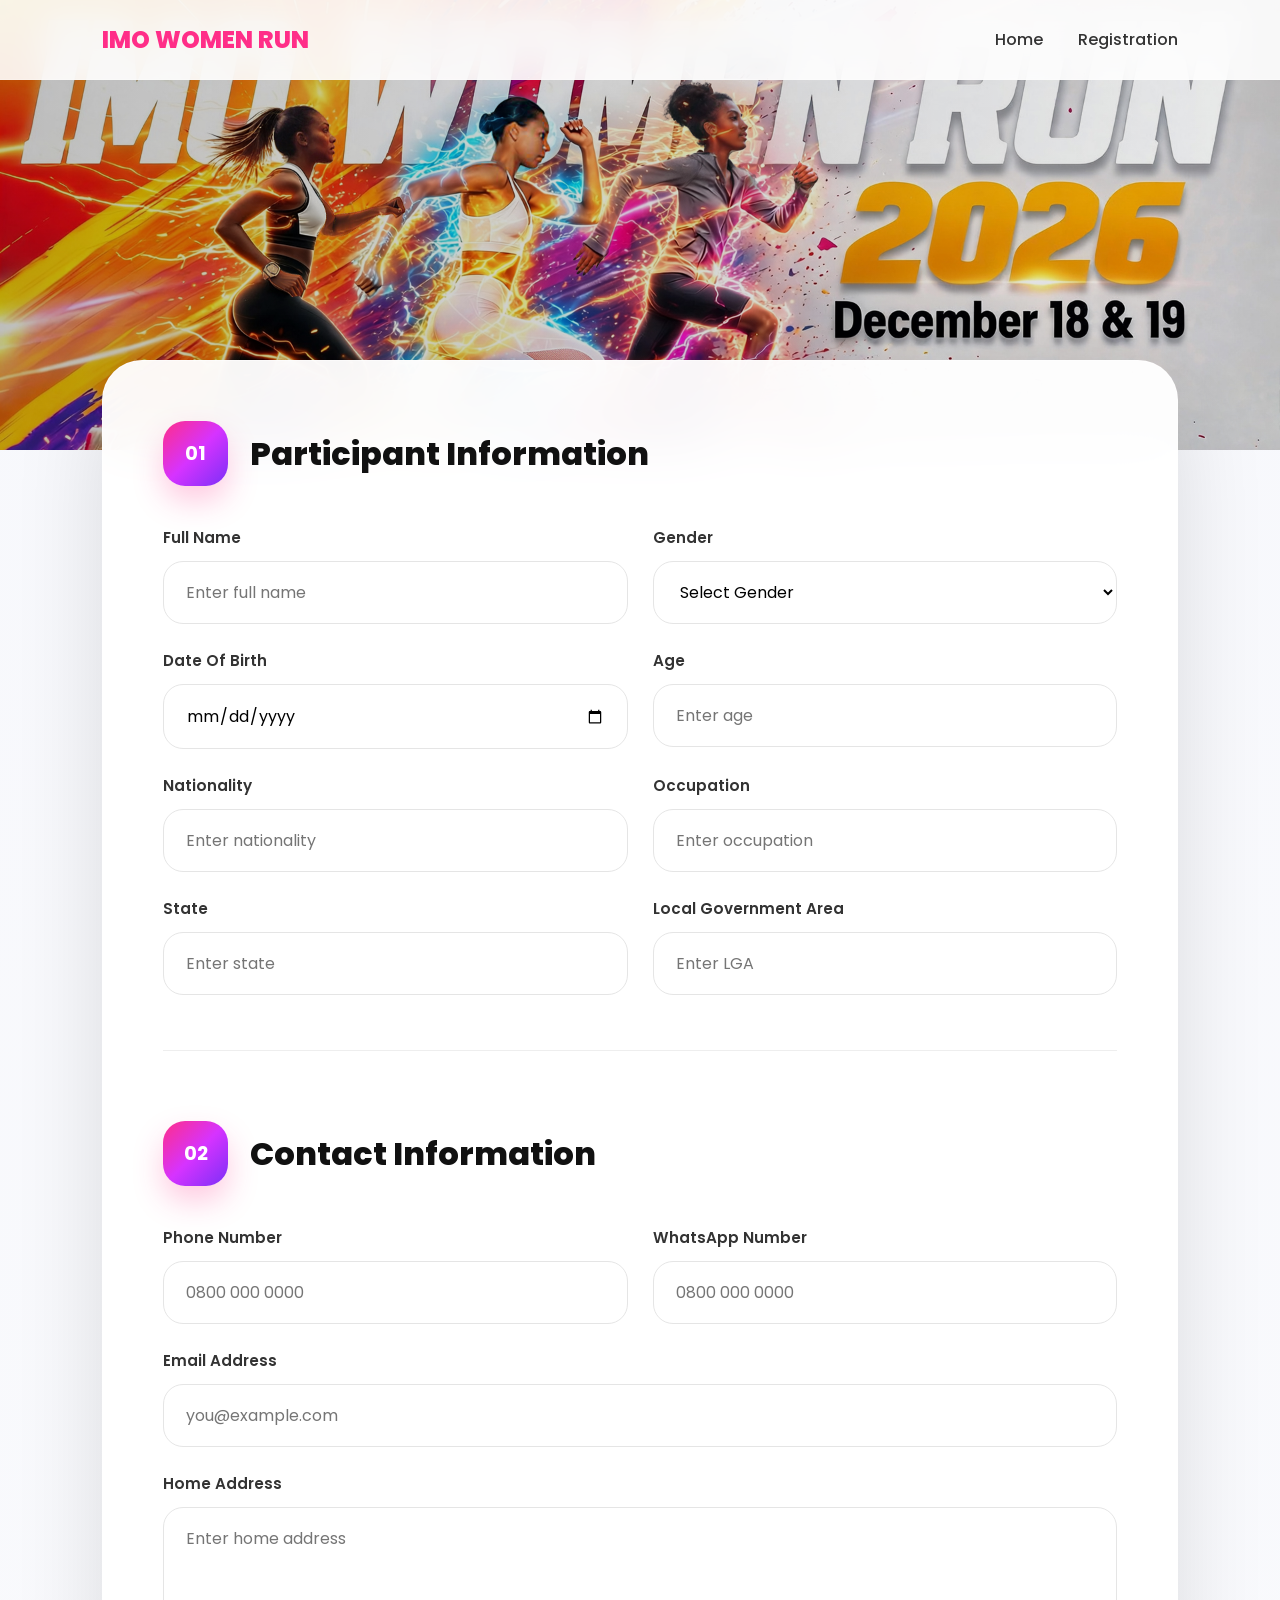
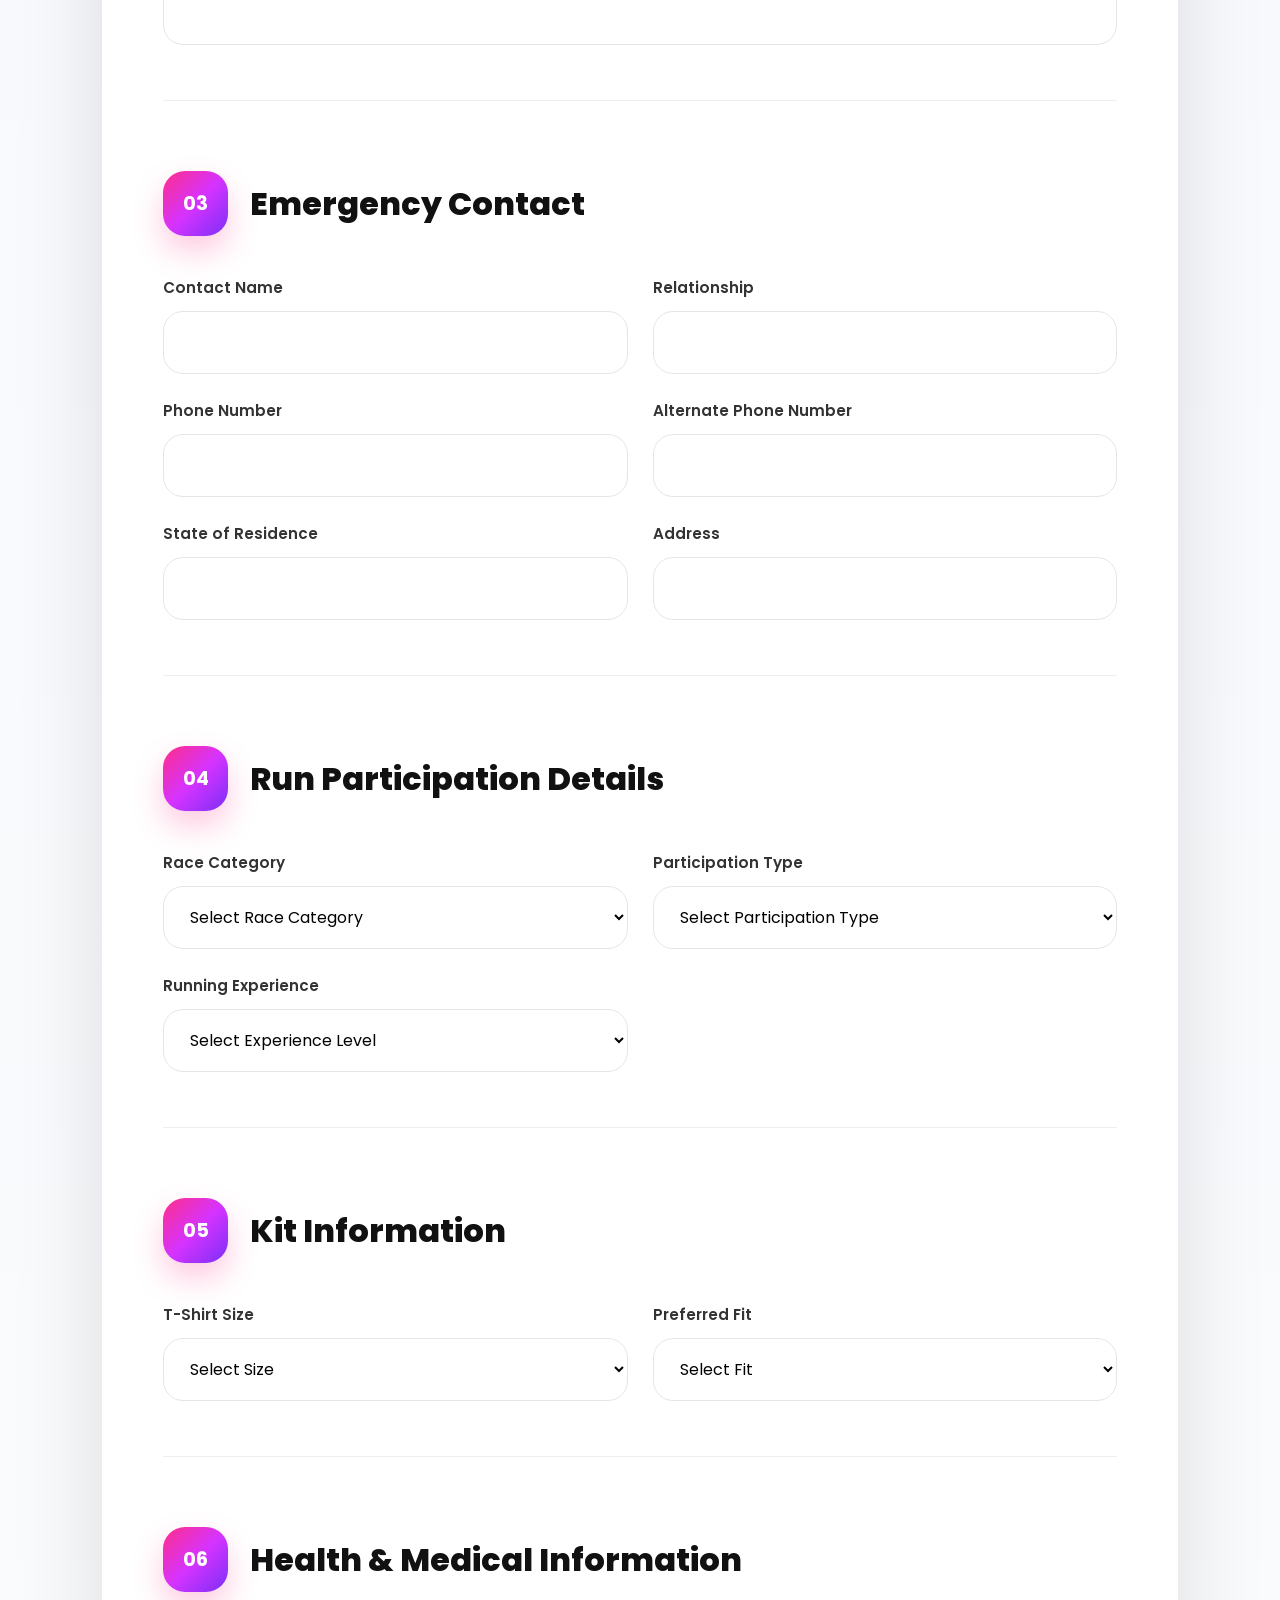
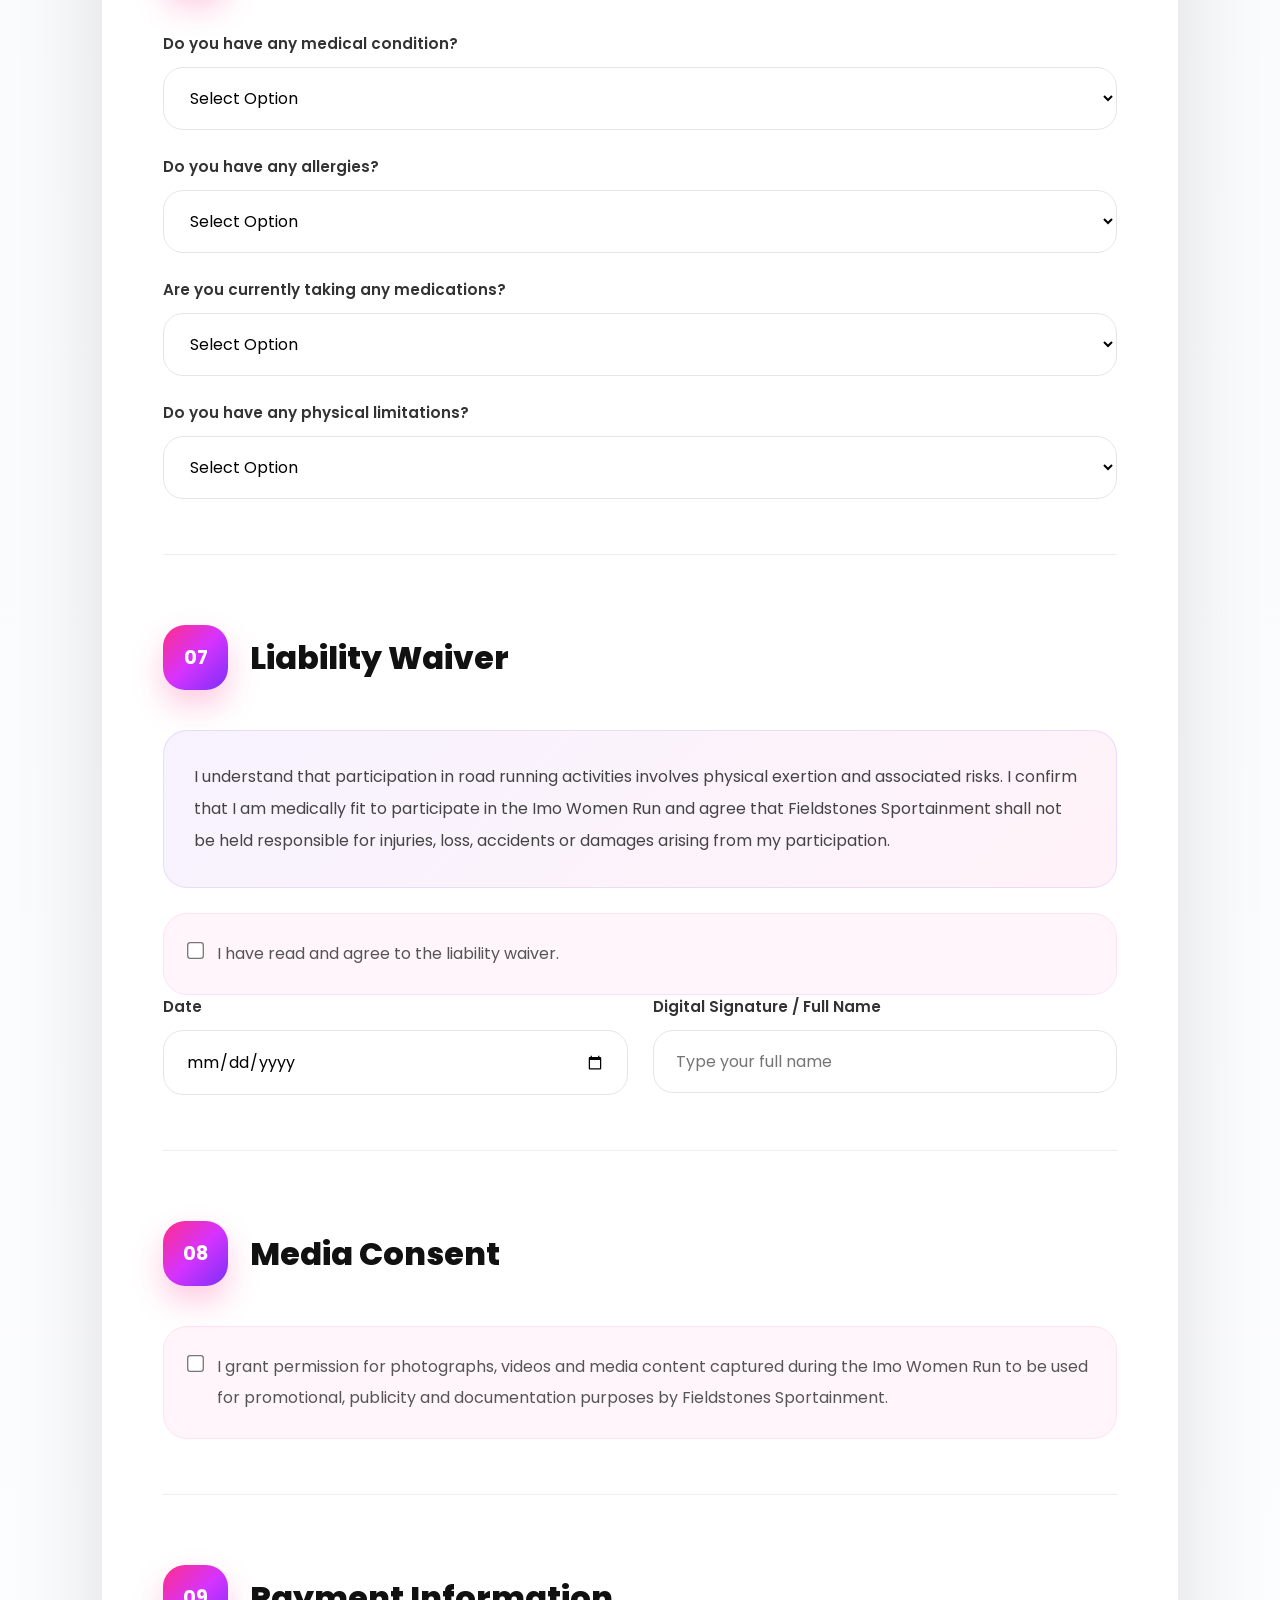
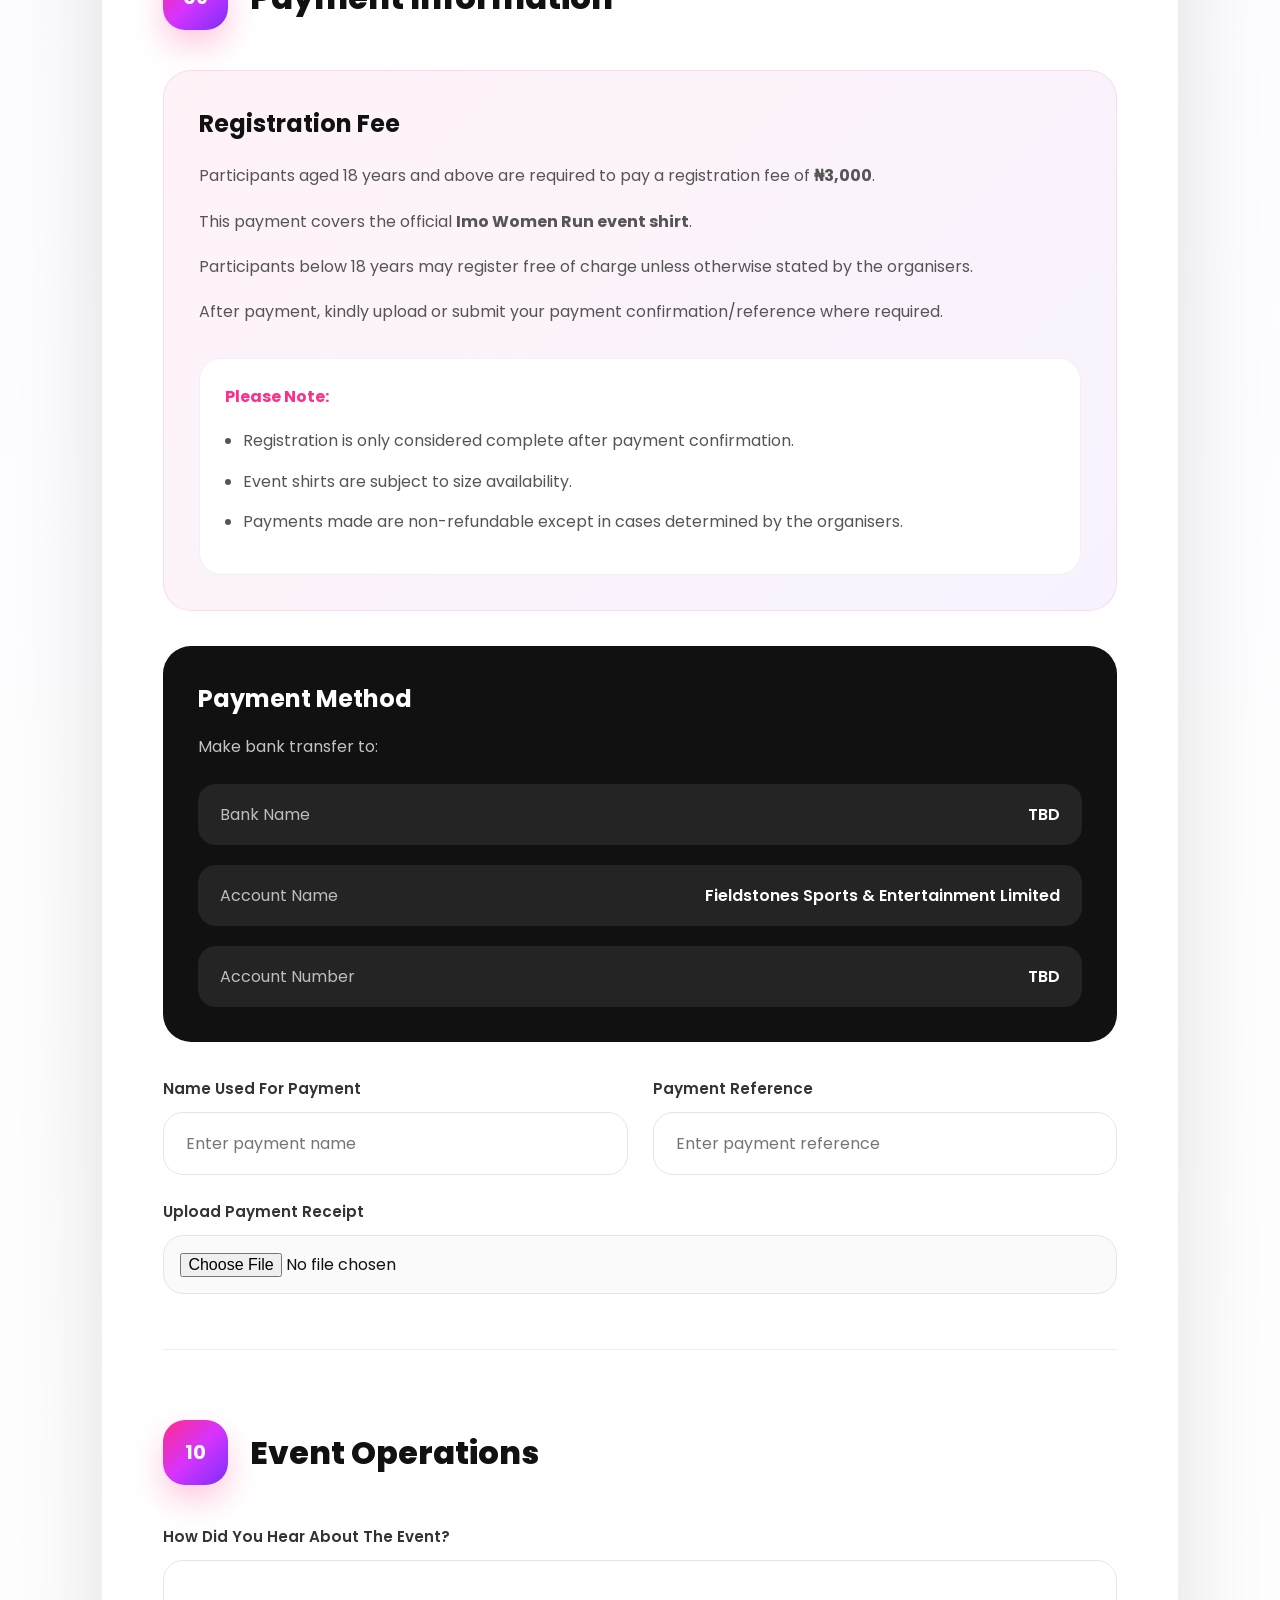
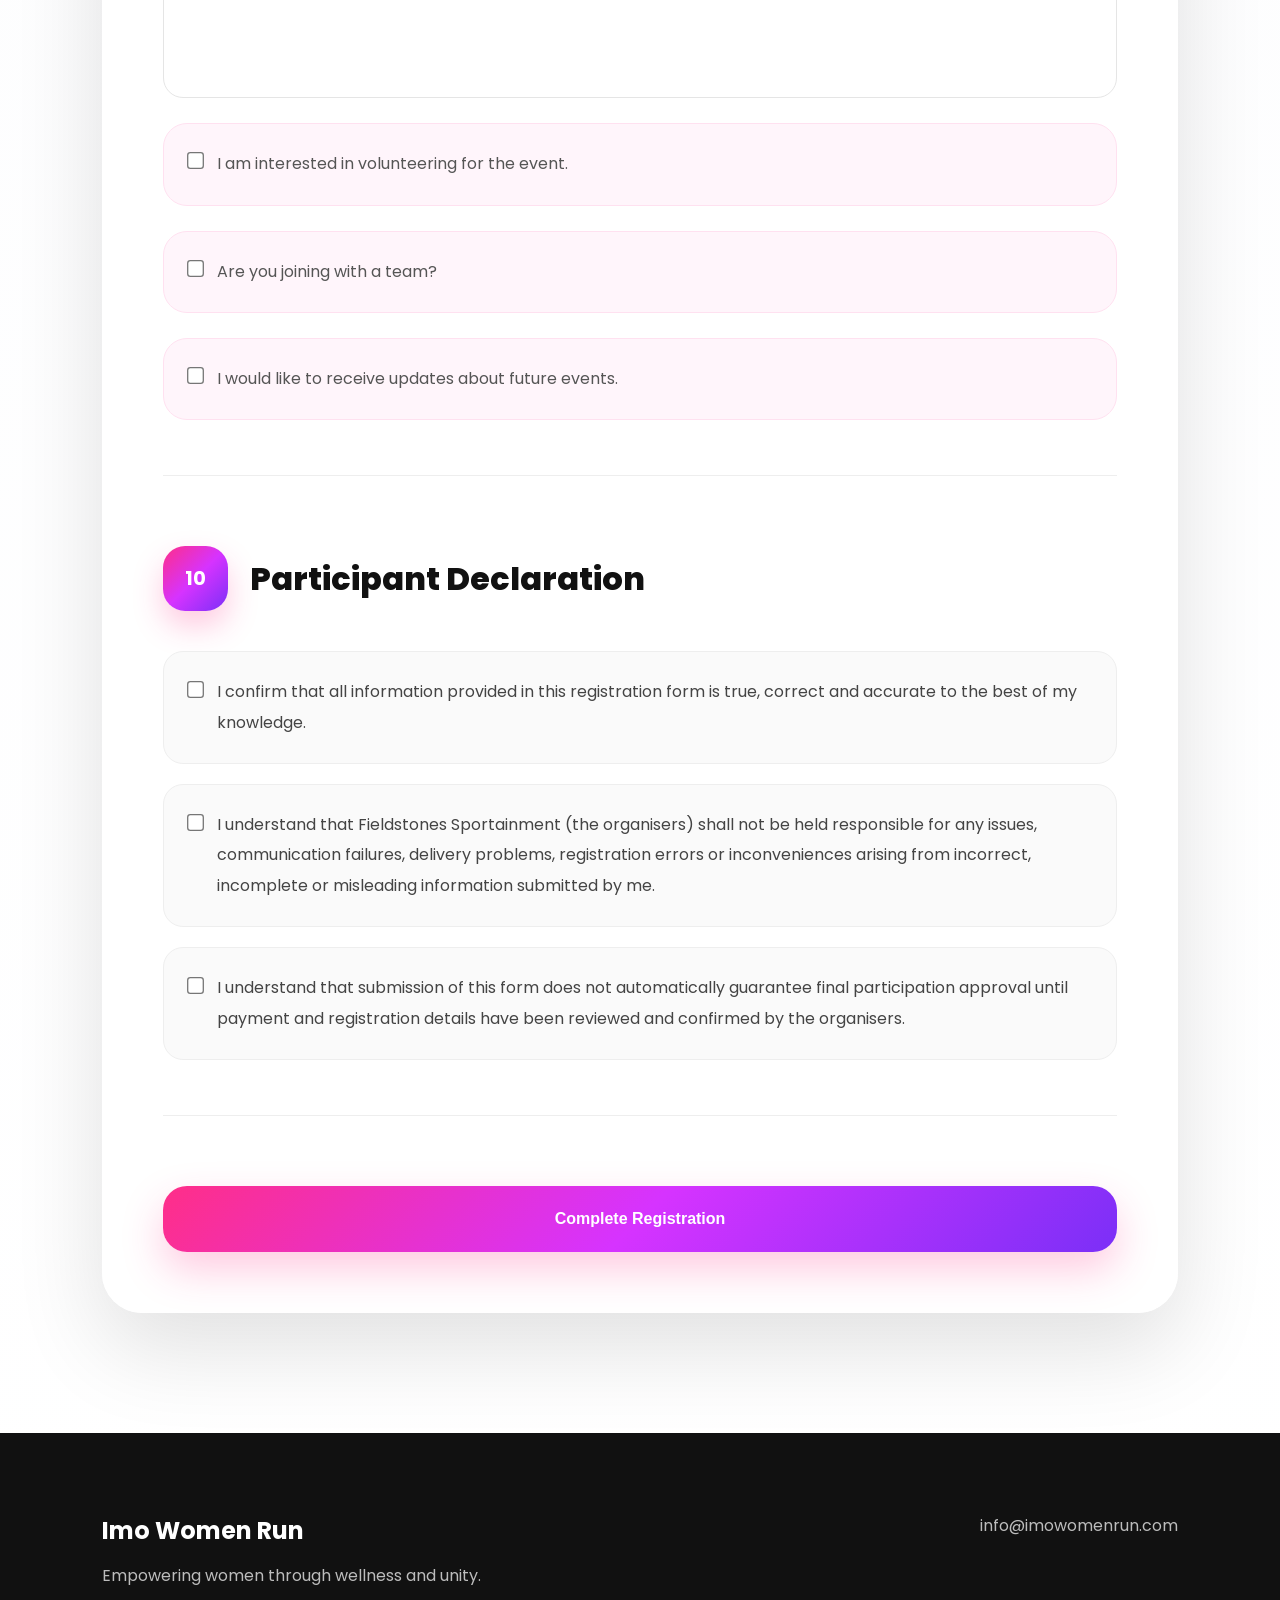
<file: register.html>
<!DOCTYPE html>
<html lang="en">

<head>

  <meta charset="UTF-8">

  <meta
    name="viewport"
    content="width=device-width, initial-scale=1.0"
  >

  <title>
    Imo Women Run Registration
  </title>

  <!-- GOOGLE FONT -->

  <link rel="preconnect" href="https://fonts.googleapis.com">

  <link rel="preconnect" href="https://fonts.gstatic.com" crossorigin>

  <link
    href="https://fonts.googleapis.com/css2?family=Poppins:wght@300;400;500;600;700;800;900&display=swap"
    rel="stylesheet"
  >

  <!-- REGISTER CSS -->

  <link rel="stylesheet" href="register.css">

</head>

<body>

  <!-- ==================================== -->
  <!-- NAVBAR -->
  <!-- ==================================== -->

  <header class="navbar">

    <div class="logo">
      IMO WOMEN RUN
    </div>

    <nav class="nav-links">

      <a href="index.html">
        Home
      </a>

      <a href="#">
        Registration
      </a>

    </nav>

  </header>

  <!-- ==================================== -->
  <!-- HERO -->
  <!-- ==================================== -->

  <section class="register-hero">

    <div class="hero-overlay"></div>

    <div class="hero-content">

      <!--<div class="hero-badge">
        Official Registration Portal
      </div>-->

      <!--<h1>
        Complete Your Registration
      </h1>-->

      <!--<p>
        Kindly fill all required information carefully to participate in the Imo Women Run event.
      </p>-->

    </div>

  </section>

  <!-- ==================================== -->
  <!-- REGISTRATION FORM -->
  <!-- ==================================== -->

  <section class="registration-section">

    <div class="registration-card">

      <form id="registrationForm">

        <!-- ==================================== -->
        <!-- SECTION 1 -->
        <!-- ==================================== -->

        <div class="form-section">

          <div class="section-title">

            <span>01</span>

            <h2>
              Participant Information
            </h2>

          </div>

          <div class="form-grid">

            <div class="input-group">

              <label>
                Full Name
              </label>

              <input
                type="text"
                name="fullName"
                placeholder="Enter full name"
                required
              >

            </div>

            <div class="input-group">

              <label>
                Gender
              </label>

              <select
                name="gender"
                required
              >

                <option value="">
                  Select Gender
                </option>

                <option>
                  Female
                </option>

                <option>
                  Male
                </option>

              </select>

            </div>

            <div class="input-group">

              <label>
                Date Of Birth
              </label>

              <input
                type="date"
                name="dob"
              >

            </div>

            <div class="input-group">

              <label>
                Age
              </label>

              <input
                type="number"
                name="age"
                placeholder="Enter age"
              >

            </div>

            <div class="input-group">

              <label>
                Nationality
              </label>

              <input
                type="text"
                name="nationality"
                placeholder="Enter nationality"
              >

            </div>

            <div class="input-group">

              <label>
                Occupation
              </label>

              <input
                type="text"
                name="occupation"
                placeholder="Enter occupation"
              >

            </div>

            <div class="input-group">

              <label>
                State
              </label>

              <input
                type="text"
                name="state"
                placeholder="Enter state"
              >

            </div>

            <div class="input-group">

              <label>
                Local Government Area
              </label>

              <input
                type="text"
                name="lga"
                placeholder="Enter LGA"
              >

            </div>

          </div>

        </div>

        <!-- ==================================== -->
        <!-- SECTION 2 -->
        <!-- ==================================== -->

        <div class="form-section">

          <div class="section-title">

            <span>02</span>

            <h2>
              Contact Information
            </h2>

          </div>

          <div class="form-grid">

            <div class="input-group">

              <label>
                Phone Number
              </label>

              <input
                type="tel"
                name="phone"
                placeholder="0800 000 0000"
              >

            </div>

            <div class="input-group">

              <label>
                WhatsApp Number
              </label>

              <input
                type="tel"
                name="whatsapp"
                placeholder="0800 000 0000"
              >

            </div>

            <div class="input-group full-width">

              <label>
                Email Address
              </label>

              <input
                type="email"
                name="email"
                placeholder="you@example.com"
              >

            </div>

            <div class="input-group full-width">

              <label>
                Home Address
              </label>

              <textarea
                name="address"
                rows="4"
                placeholder="Enter home address"
              ></textarea>

            </div>

          </div>

        </div>

        <!-- ==================================== -->
        <!-- SECTION 3 -->
        <!-- ==================================== -->

        <div class="form-section">

          <div class="section-title">

            <span>03</span>

            <h2>
              Emergency Contact
            </h2>

          </div>

          <div class="form-grid">

            <div class="input-group">

              <label>
                Contact Name
              </label>

              <input
                type="text"
                name="emergencyName"
              >

            </div>

            <div class="input-group">

              <label>
                Relationship
              </label>

              <input
                type="text"
                name="relationship"
              >

            </div>

            <div class="input-group">

              <label>
                Phone Number
              </label>

              <input
                type="tel"
                name="emergencyPhone"
              >

            </div>

            <div class="input-group">

              <label>
                Alternate Phone Number
              </label>

              <input
                type="tel"
                name="alternatePhone"
              >

            </div>

            <div class="input-group">

              <label>
                State of Residence
              </label>

              <input
                type="text"
                name="emergencyState"
              >

            </div>

            <div class="input-group">

              <label>
                Address
              </label>

              <input
                type="text"
                name="emergencyAddress"
              >

            </div>

          </div>

        </div>

        <!-- ==================================== -->
        <!-- SECTION 4 -->
        <!-- ==================================== -->

        <div class="form-section">

          <div class="section-title">

            <span>04</span>

            <h2>
              Run Participation Details
            </h2>

          </div>

          <div class="form-grid">

            <div class="input-group">

              <label>
                Race Category
              </label>

            

                <select name="raceCategory" required>

  <option value="">
    Select Race Category
  </option>

  <option value="3KM - Fun Walk/Run">
    3KM - Fun Walk/Run
  </option>

  <option value="5KM - Community Run">
    5KM - Community Run
  </option>

  <option value="10KM - Fitness Run">
    10KM - Fitness Run
  </option>

  <option value="15KM - Endurance Run">
    15KM - Endurance Run
  </option>

  <option value="18KM - Ultimate Run">
    18KM - Ultimate Run
  </option>

</select>


            </div>

            <div class="input-group">

              <label>
                Participation Type
              </label>

              <select name="participationType" required>

  <option value="">
    Select Participation Type
  </option>

  <option value="Individual">
    Individual
  </option>

  <option value="Corporate Team">
    Corporate Team
  </option>

  <option value="School Team">
    School Team
  </option>

  <option value="Group">
    Group
  </option>

</select>

            </div>

            <div class="input-group">

  <label>
    Running Experience
  </label>

  <select name="experience" required>

    <option value="">
      Select Experience Level
    </option>

    <option value="Beginner">
      Beginner
    </option>

    <option value="Intermediate">
      Intermediate
    </option>

    <option value="Experienced Runner">
      Experienced Runner
    </option>

  </select>

</div>

          </div>

        </div>

        <!-- ==================================== -->
        <!-- SECTION 5 -->
        <!-- ==================================== -->

        <div class="form-section">

          <div class="section-title">

            <span>05</span>

            <h2>
              Kit Information
            </h2>

          </div>

          <div class="form-grid">

            <div class="input-group">

              <label>
                T-Shirt Size
              </label>

              <select name="shirtSize">

                <option>
                  Select Size
                </option>

                <option>S</option>

                <option>M</option>

                <option>L</option>

                <option>XL</option>

                <option>XXL</option>

              </select>

            </div>

            <div class="input-group">

              <label>
                Preferred Fit
              </label>

              <select name="fit">

                <option>
                  Select Fit
                </option>

                <option>
                  Male cut
                </option>
                <option>
                  Female cut
                </option>

              </select>

            </div>

          </div>

        </div>

        <!-- ==================================== -->
<!-- SECTION 06 -->
<!-- ==================================== -->

<div class="form-section">

    <div class="section-title">

        <span>06</span>

        <h2>
            Health & Medical Information
        </h2>

    </div>

    <div class="form-grid">

        <!-- Medical Condition -->

        <div class="input-group full-width">

            <label>
                Do you have any medical condition?
            </label>

            <select id="medicalCondition" name="medicalCondition">

                <option value="">
                    Select Option
                </option>

                <option value="No">
                    No
                </option>

                <option value="Yes">
                    Yes
                </option>

            </select>

        </div>

        <div
            class="input-group full-width hidden-field health-followup"
            id="medicalConditionDetails"
        >

            <label>
                Medical Condition
            </label>

            <select id="conditionType" name="conditionType">

                <option value="">
                    Select Condition
                </option>

                <option value="Asthma">
                    Asthma
                </option>

                <option value="Hypertension">
                    Hypertension
                </option>

                <option value="Diabetes">
                    Diabetes
                </option>

                <option value="Rheumatism">
                    Rheumatism
                </option>

                <option value="Others">
                    Others
                </option>

            </select>

        </div>

        <div
            class="input-group full-width hidden-field health-followup"
            id="otherConditionBox"
        >

            <label>
                Describe Condition
            </label>

            <input
                type="text"
                name="otherCondition"
                placeholder="Describe your condition"
            >

        </div>

        <!-- Allergies -->

        <div class="input-group full-width">

            <label>
                Do you have any allergies?
            </label>

            <select id="allergyStatus" name="allergyStatus">

                <option value="">
                    Select Option
                </option>

                <option value="No">
                    No
                </option>

                <option value="Yes">
                    Yes
                </option>

            </select>

        </div>

        <div
            class="input-group full-width hidden-field health-followup"
            id="allergyDetails"
        >

            <label>
                Allergy Details
            </label>

            <input
                type="text"
                name="allergyDescription"
                placeholder="Describe allergy"
            >

        </div>

        <!-- Medications -->

        <div class="input-group full-width">

            <label>
                Are you currently taking any medications?
            </label>

            <select id="medicationStatus" name="medicationStatus">

                <option value="">
                    Select Option
                </option>

                <option value="No">
                    No
                </option>

                <option value="Yes">
                    Yes
                </option>

            </select>

        </div>

        <div
            class="input-group full-width hidden-field health-followup"
            id="medicationDetails"
        >

            <label>
                Medication Details
            </label>

            <input
                type="text"
                name="medicationDescription"
                placeholder="List medication(s)"
            >

        </div>

        <!-- Physical Limitations -->

        <div class="input-group full-width">

            <label>
                Do you have any physical limitations?
            </label>

            <select id="limitationStatus" name="limitationStatus">

                <option value="">
                    Select Option
                </option>

                <option value="No">
                    No
                </option>

                <option value="Yes">
                    Yes
                </option>

            </select>

        </div>

        <div
            class="input-group full-width hidden-field health-followup"
            id="limitationDetails"
        >

            <label>
                Physical Limitation Details
            </label>

            <input
                type="text"
                name="limitationDescription"
                placeholder="Describe limitation"
            >

        </div>

    </div>

</div>

        <!-- ==================================== -->
        <!-- SECTION 7 -->
        <!-- ==================================== -->

        <!-- ==================================== -->
<!-- SECTION 07 -->
<!-- ==================================== -->

<div class="form-section">

  <div class="section-title">

    <span>07</span>

    <h2>
      Liability Waiver
    </h2>

  </div>

  <div class="waiver-box">

    <p>

      I understand that participation in road running activities involves physical
      exertion and associated risks.

      I confirm that I am medically fit to participate in the Imo Women Run and
      agree that Fieldstones Sportainment shall not be held responsible for injuries,
      loss, accidents or damages arising from my participation.

    </p>

  </div>

  <div class="checkbox-group">

    <input
      type="checkbox"
      id="waiverAgreement"
      required
    >

    <label for="waiverAgreement">

      I have read and agree to the liability waiver.

    </label>

  </div>

  <div class="form-grid">

    <div class="input-group">

      <label>
        Date
      </label>

      <input
        type="date"
        name="waiverDate"
        required
      >

    </div>

    <div class="input-group">

      <label>
        Digital Signature / Full Name
      </label>

      <input
        type="text"
        name="digitalSignature"
        placeholder="Type your full name"
        required
      >

    </div>

  </div>

</div>

        <!-- ==================================== -->
        <!-- SECTION 8 -->
        <!-- ==================================== -->

        <div class="form-section">

          <div class="section-title">

            <span>08</span>

            <h2>
              Media Consent
            </h2>

          </div>

          <div class="checkbox-group">

            <input
              type="checkbox"
            >

            <label>

              I grant permission for photographs, 
              videos and media content captured during the Imo Women Run to be used for promotional, 
              publicity and documentation purposes by Fieldstones Sportainment.

            </label>

          </div>

        </div>

        <!-- ==================================== -->
        <!-- SECTION 9 -->
        <!-- ==================================== -->

        <!-- ==================================== -->
<!-- SECTION 9 -->
<!-- ==================================== -->

<div class="form-section">

  <div class="section-title">

    <span>09</span>

    <h2>
      Payment Information
    </h2>

  </div>

  <!-- PAYMENT NOTICE -->

  <div class="payment-info-box">

    <h3>
      Registration Fee
    </h3>

    <p>

      Participants aged 18 years and above are required to pay a registration fee of
      <strong>₦3,000</strong>.

    </p>

    <p>

      This payment covers the official
      <strong>Imo Women Run event shirt</strong>.

    </p>

    <p>

      Participants below 18 years may register free of charge unless otherwise stated by the organisers.

    </p>

    <p>

      After payment, kindly upload or submit your payment confirmation/reference where required.

    </p>

    <!-- IMPORTANT NOTES -->

    <div class="important-note">

      <h4>
        Please Note:
      </h4>

      <ul>

        <li>
          Registration is only considered complete after payment confirmation.
        </li>

        <li>
          Event shirts are subject to size availability.
        </li>

        <li>
          Payments made are non-refundable except in cases determined by the organisers.
        </li>

      </ul>

    </div>

  </div>

  <!-- PAYMENT METHOD -->

  <div class="payment-method-box">

    <h3>
      Payment Method
    </h3>

    <p>

      Make bank transfer to:

    </p>

    <div class="bank-details">

      <div class="bank-item">

        <span>
          Bank Name
        </span>

        <strong>
          TBD
        </strong>

      </div>

      <div class="bank-item">

        <span>
          Account Name
        </span>

        <strong>
          Fieldstones Sports & Entertainment Limited
        </strong>

      </div>

      <div class="bank-item">

        <span>
          Account Number
        </span>

        <strong>
          TBD
        </strong>

      </div>

    </div>

  </div>

  <!-- PAYMENT FORM -->

  <div class="form-grid payment-grid">

    <div class="input-group">

      <label>
        Name Used For Payment
      </label>

      <input
        type="text"
        name="paymentName"
        placeholder="Enter payment name"
      >

    </div>

    <div class="input-group">

      <label>
        Payment Reference
      </label>

      <input
        type="text"
        name="paymentReference"
        placeholder="Enter payment reference"
      >

    </div>

    <div class="input-group full-width">

      <label>
        Upload Payment Receipt
      </label>

      <input
        type="file"
        name="receipt"
      >

    </div>

  </div>

</div>
        <!-- ==================================== -->
        <!-- SECTION 10 -->
        <!-- ==================================== -->

        <div class="form-section">

          <div class="section-title">

            <span>10</span>

            <h2>
              Event Operations
            </h2>

          </div>

          <div class="form-grid">

            <div class="input-group full-width">

              <label>
                How Did You Hear About The Event?
              </label>

              <textarea
                name="eventSource"
                rows="4"
              ></textarea>

            </div>

            <div class="checkbox-group full-width">

              <input
                type="checkbox"
                id="volunteer"
              >

              <label for="volunteer">

                I am interested in volunteering for the event.

              </label>

            </div>
            <div class="checkbox-group full-width">

              <input
                type="checkbox"
                id="volunteer"
              >

              <label for="volunteer">

                Are you joining with a team?

              </label>

            </div>

            <div class="checkbox-group full-width">

              <input
                type="checkbox"
                id="futureEvents"
              >

              <label for="futureEvents">

                I would like to receive updates about future events.

              </label>

            </div>

          </div>

        </div>

        <!-- ==================================== -->
        <!-- SECTION 11 -->
        <!-- ==================================== -->

        <!-- ==================================== -->
<!-- SECTION 10 -->
<!-- ==================================== -->

<div class="form-section">

  <div class="section-title">

    <span>10</span>

    <h2>
      Participant Declaration
    </h2>

  </div>

  <div class="declaration-container">

    <div class="declaration-item">

      <input
        type="checkbox"
        id="declaration1"
        required
      >

      <label for="declaration1">

        I confirm that all information provided in this registration form is true,
        correct and accurate to the best of my knowledge.

      </label>

    </div>

    <div class="declaration-item">

      <input
        type="checkbox"
        id="declaration2"
        required
      >

      <label for="declaration2">

        I understand that Fieldstones Sportainment (the organisers)
        shall not be held responsible for any issues, communication failures,
        delivery problems, registration errors or inconveniences arising from
        incorrect, incomplete or misleading information submitted by me.

      </label>

    </div>

    <div class="declaration-item">

      <input
        type="checkbox"
        id="declaration3"
        required
      >

      <label for="declaration3">

        I understand that submission of this form does not automatically guarantee
        final participation approval until payment and registration details have
        been reviewed and confirmed by the organisers.

      </label>

    </div>

  </div>

</div>

        <!-- ==================================== -->
        <!-- SUBMIT BUTTON -->
        <!-- ==================================== -->

        <button
          type="submit"
          class="submit-btn"
        >

          Complete Registration

        </button>

      </form>

    </div>

  </section>

  <!-- ==================================== -->
  <!-- FOOTER -->
  <!-- ==================================== -->

  <footer class="footer">

    <div class="footer-container">

      <div>

        <h2>
          Imo Women Run
        </h2>

        <p>
          Empowering women through wellness and unity.
        </p>

      </div>

      <div>

        <p>
          info@imowomenrun.com
        </p>

      </div>

    </div>

  </footer>
<script src="register.js"></script>
</body>

</html>
</file>
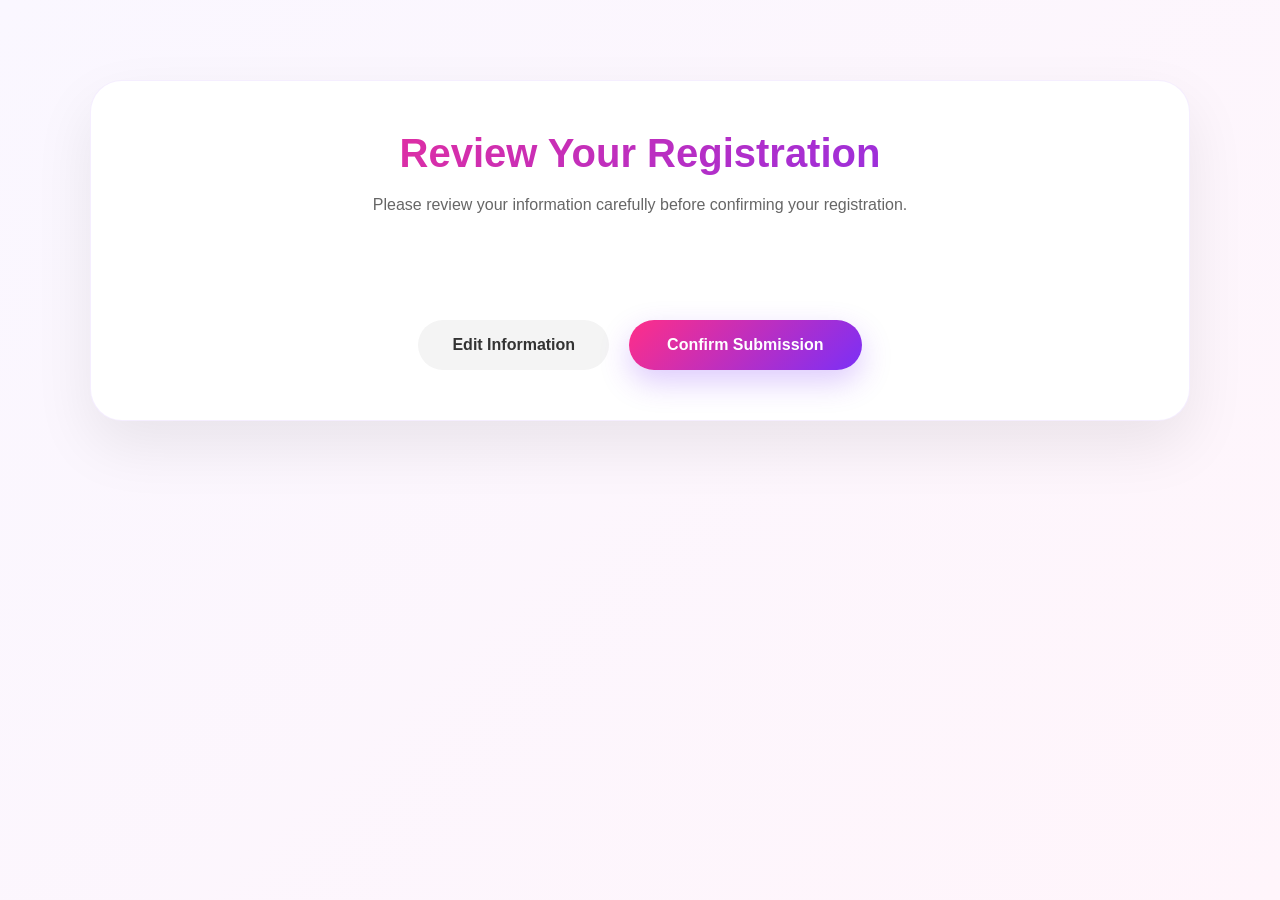
<file: review.html>
<!DOCTYPE html>
<html lang="en">

<head>

    <meta charset="UTF-8">

    <meta
        name="viewport"
        content="width=device-width, initial-scale=1.0"
    >

    <title>
        Review Registration
    </title>

    <link
        rel="stylesheet"
        href="review.css"
    >

</head>

<body>

    <section class="review-section">

        <div class="review-card">

            <div class="review-header">

                <h1>
                    Review Your Registration
                </h1>

                <p>

                    Please review your information carefully before
                    confirming your registration.

                </p>

            </div>

            <div id="reviewContent">

            </div>

            <div class="review-actions">

                <button
                    class="edit-btn"
                    onclick="goBack()"
                >
                    Edit Information
                </button>

                <button
                    class="confirm-btn"
                    onclick="confirmSubmission()"
                >
                    Confirm Submission
                </button>

            </div>

        </div>

    </section>

    <script src="review.js"></script>

</body>

</html>
</file>
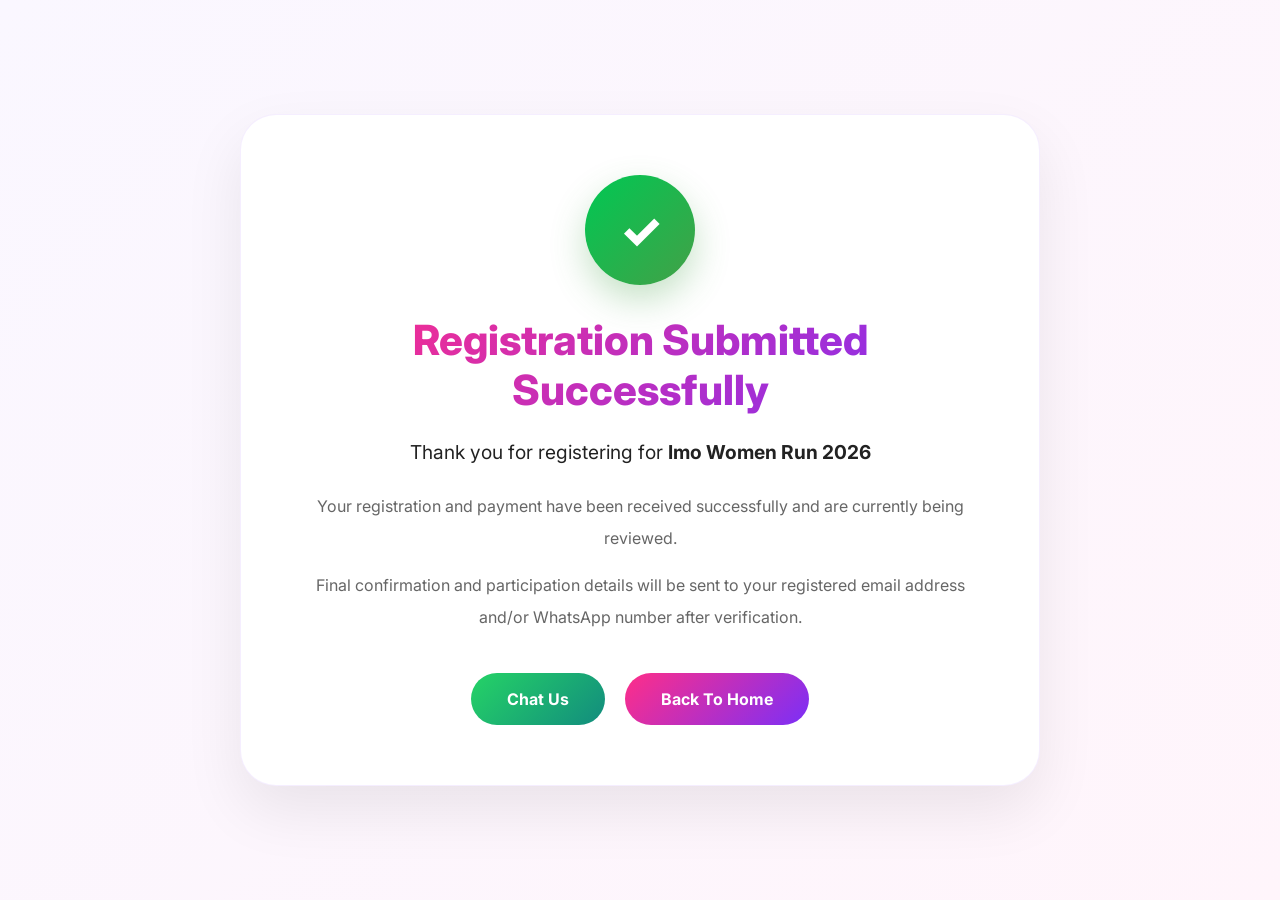
<file: success.html>
<!DOCTYPE html>
<html lang="en">

<head>

    <meta charset="UTF-8">

    <meta
        name="viewport"
        content="width=device-width, initial-scale=1.0"
    >

    <title>
        Registration Successful
    </title>

    <link
        rel="stylesheet"
        href="success.css"
    >

    <link
        rel="preconnect"
        href="https://fonts.googleapis.com"
    >

    <link
        rel="preconnect"
        href="https://fonts.gstatic.com"
        crossorigin
    >

    <link
        href="https://fonts.googleapis.com/css2?family=Inter:wght@300;400;500;600;700;800&display=swap"
        rel="stylesheet"
    >

</head>

<body>

    <section class="success-section">

        <div class="success-card">

            <div class="success-icon">

                ✓

            </div>

            <h1>

                Registration Submitted Successfully

            </h1>

            <p class="main-message">

                Thank you for registering for
                <strong>
                    Imo Women Run 2026
                </strong>

            </p>

            <p class="sub-message">

                Your registration and payment have been received successfully
                and are currently being reviewed.

            </p>

            <p class="sub-message">

                Final confirmation and participation details will be sent to
                your registered email address and/or WhatsApp number after
                verification.

            </p>

            <div class="action-buttons">

                <a
                    href="https://wa.me/2349011223844"
                    target="_blank"
                    class="chat-btn"
                >
                    Chat Us
                </a>

                <a
                    href="index.html"
                    class="home-btn"
                >
                    Back To Home
                </a>

            </div>

        </div>

    </section>

</body>

</html>
</file>
<file: register.css>
/* ========================================= */
/* RESET */
/* ========================================= */

*{
  margin:0;
  padding:0;
  box-sizing:border-box;
}

html{
  scroll-behavior:smooth;
}

body{

  font-family:'Poppins',sans-serif;

  background:
  linear-gradient(
  to bottom,
  #f7f8fc,
  #ffffff
  );

  color:#111111;

  overflow-x:hidden;

}

/* ========================================= */
/* VARIABLES */
/* ========================================= */

:root{

  --primary:#ff2e88;

  --secondary:#7b2ff7;

  --dark:#111111;

  --light:#ffffff;

  --gray:#666666;

}

/* ========================================= */
/* NAVBAR */
/* ========================================= */

.navbar{

  position:fixed;

  top:0;
  left:0;

  width:100%;

  padding:22px 8%;

  display:flex;

  justify-content:space-between;

  align-items:center;

  z-index:1000;

  background:
  rgba(255,255,255,0.9);

  backdrop-filter:blur(18px);

  border-bottom:
  1px solid rgba(255,255,255,0.2);

}

.logo{

  font-size:1.5rem;

  font-weight:800;

  color:var(--primary);

}

.nav-links{

  display:flex;

  gap:35px;

}

.nav-links a{

  text-decoration:none;

  color:#333333;

  font-weight:500;

  transition:0.3s;

}

.nav-links a:hover{

  color:var(--primary);

}

/* ========================================= */
/* HERO SECTION */
/* ========================================= */

.register-hero{

  position:relative;

  min-height:50vh;

  display:flex;

  align-items:center;

  justify-content:center;

  text-align:center;

  overflow:hidden;

  padding:
  150px 8%
  100px;

  background:
  url("Imo Women Run 2026 Art ADJUSTED.jpg.jpeg")
  center center/cover no-repeat;

}

.hero-overlay{

  position:absolute;

  inset:0;

  background:
  linear-gradient(
      to right,
      rgba(0,0,0,0.25),
      rgba(0,0,0,0.08)
  );

  z-index:1;

}

.hero-content{

  position:relative;

  z-index:10;

  max-width:900px;

  color:white;

  padding:20px;

}

.hero-badge{

  display:inline-block;

  padding:12px 24px;

  border-radius:50px;

  background:
  rgba(255,255,255,0.18);

  backdrop-filter:blur(12px);

  color:white;

  font-size:0.9rem;

  font-weight:600;

  margin-bottom:25px;

  border:
  1px solid rgba(
      255,
      255,
      255,
      0.25
  );

}

.hero-content h1{

  font-size:
  clamp(
      2.8rem,
      6vw,
      5rem
  );

  line-height:1.1;

  font-weight:900;

  margin-bottom:20px;

  text-shadow:
  0 4px 20px
  rgba(
      0,
      0,
      0,
      0.35
  );

}

.hero-content p{

  font-size:1.1rem;

  line-height:1.9;

  color:
  rgba(
      255,
      255,
      255,
      0.92
  );

  max-width:700px;

  margin:auto;

}

/* ========================================= */
/* REGISTRATION SECTION */
/* ========================================= */

.registration-section{

  position:relative;

  margin-top:-90px;

  z-index:50;

  padding:
  0 8% 120px;

}

.registration-card{

  max-width:1300px;

  margin:auto;

  background:
  rgba(
      255,
      255,
      255,
      0.96
  );

  backdrop-filter:blur(25px);

  border-radius:40px;

  padding:60px;

  box-shadow:
  0 35px 90px
  rgba(
      0,
      0,
      0,
      0.12
  );

  border:
  1px solid rgba(
      255,
      255,
      255,
      0.5
  );

}

/* ========================================= */
/* FORM SECTION */
/* ========================================= */

.form-section{

  margin-bottom:70px;

  padding-bottom:55px;

  border-bottom:
  1px solid #eeeeee;

}

.form-section:last-child{

  border-bottom:none;

}

/* ========================================= */
/* SECTION TITLE */
/* ========================================= */

.section-title{

  display:flex;

  align-items:center;

  gap:22px;

  margin-bottom:40px;

}

.section-title span{

  width:65px;
  height:65px;

  min-width:65px;

  border-radius:22px;

  background:
  linear-gradient(
  135deg,
  #ff2e88,
  #d633ff,
  #7b2ff7
  );

  color:white;

  display:flex;

  align-items:center;

  justify-content:center;

  font-size:1.2rem;

  font-weight:700;

  box-shadow:
  0 15px 30px rgba(255,46,136,0.25);

}

.section-title h2{

  font-size:2rem;

  font-weight:800;

  color:#111111;

}

/* ========================================= */
/* FORM GRID */
/* ========================================= */

.form-grid{

  display:grid;

  grid-template-columns:1fr 1fr;

  gap:25px;

}

.full-width{

  grid-column:1/-1;

}

/* ========================================= */
/* INPUT GROUP */
/* ========================================= */

.input-group{

  display:flex;

  flex-direction:column;

}

.input-group label{

  margin-bottom:12px;

  font-size:0.95rem;

  font-weight:600;

  color:#333333;

}

/* ========================================= */
/* INPUTS */
/* ========================================= */

.input-group input,
.input-group select,
.input-group textarea{

  width:100%;

  padding:18px 22px;

  border-radius:20px;

  border:1px solid #e5e5e5;

  background:#ffffff;

  font-size:1rem;

  font-family:'Poppins',sans-serif;

  transition:0.3s ease;

}

/* TEXTAREA */

.input-group textarea{

  resize:none;

}

/* FOCUS */

.input-group input:focus,
.input-group select:focus,
.input-group textarea:focus{

  outline:none;

  border-color:#ff2e88;

  box-shadow:
  0 0 0 6px rgba(
      255,
      46,
      136,
      0.12
  );

  transform:
  translateY(-2px);

}

/* ========================================= */
/* CHECKBOX GROUP */
/* ========================================= */

.checkbox-group{

  display:flex;

  align-items:flex-start;

  gap:15px;

  background:#fff5fb;

  border:1px solid #ffe1f0;

  padding:25px;

  border-radius:24px;

}

.checkbox-group input{

  margin-top:5px;

  transform:scale(1.3);

}

.checkbox-group label{

  line-height:1.9;

  color:#555555;

}

/* ========================================= */
/* FILE INPUT */
/* ========================================= */

input[type="file"]{

  padding:16px;

  background:#fafafa;

}

/* ========================================= */
/* SUBMIT BUTTON */
/* ========================================= */

.submit-btn{

  width:100%;

  border:none;

  padding:24px;

  border-radius:24px;

  background:
  linear-gradient(
  135deg,
  #ff2e88,
  #d633ff,
  #7b2ff7
  );

  color:white;

  font-size:1rem;

  font-weight:700;

  cursor:pointer;

  transition:0.35s ease;

  box-shadow:
  0 18px 40px rgba(255,46,136,0.25);

}

.submit-btn:hover{

  transform:translateY(-5px);

}

/* ========================================= */
/* FOOTER */
/* ========================================= */

.footer{

  background:#111111;

  color:white;

  padding:80px 8%;

}

.footer-container{

  display:flex;

  justify-content:space-between;

  gap:40px;

  flex-wrap:wrap;

}

.footer h2{

  margin-bottom:15px;

}

.footer p{

  color:
  rgba(255,255,255,0.72);

}

/* ========================================= */
/* RESPONSIVE */
/* ========================================= */

@media(max-width:1100px){

  .form-grid{

    grid-template-columns:1fr;

  }

}

@media(max-width:768px){

  .navbar{

    padding:18px 6%;

  }

  .nav-links{

    display:none;

  }

  .registration-card{

    padding:40px 25px;

    border-radius:30px;

  }

  .section-title{

    flex-direction:column;

    align-items:flex-start;

  }

  .section-title h2{

    font-size:1.6rem;

  }

  .hero-content h1{

    font-size:3.2rem;

  }

  .register-hero{

  min-height:40vh;

  padding:
  120px 6%
  80px;

  background-position:
  65% center;

}

.hero-content h1{

  font-size:2.6rem;

}

.hero-content p{

  font-size:1rem;

}

.registration-card{

  padding:35px 20px;

}

}

@media(max-width:480px){

  .register-hero{

    padding:
    160px 6% 120px;

  }

  .hero-content h1{

    font-size:2.5rem;

  }

  .registration-card{

    padding:28px 18px;

  }

  .section-title span{

    width:55px;
    height:55px;

    min-width:55px;

    border-radius:18px;

    font-size:1rem;

  }

  .submit-btn{

    padding:20px;

  }

}
/* ========================================= */
/* PAYMENT INFO */
/* ========================================= */

.payment-info-box{

  background:
  linear-gradient(
  135deg,
  rgba(255,46,136,0.06),
  rgba(123,47,247,0.06)
  );

  border:
  1px solid rgba(255,46,136,0.12);

  border-radius:28px;

  padding:35px;

  margin-bottom:35px;

}

.payment-info-box h3{

  font-size:1.5rem;

  margin-bottom:20px;

  color:#111111;

}

.payment-info-box p{

  line-height:1.9;

  color:#555555;

  margin-bottom:15px;

}

/* IMPORTANT NOTE */

.important-note{

  margin-top:30px;

  background:white;

  border-radius:22px;

  padding:25px;

  border:
  1px solid #f1f1f1;

}

.important-note h4{

  margin-bottom:18px;

  color:#ff2e88;

}

.important-note ul{

  padding-left:18px;

}

.important-note li{

  margin-bottom:12px;

  line-height:1.8;

  color:#555555;

}

/* ========================================= */
/* PAYMENT METHOD */
/* ========================================= */

.payment-method-box{

  background:#111111;

  color:white;

  border-radius:28px;

  padding:35px;

  margin-bottom:35px;

}

.payment-method-box h3{

  font-size:1.5rem;

  margin-bottom:18px;

}

.payment-method-box p{

  color:
  rgba(255,255,255,0.75);

  margin-bottom:25px;

}

/* BANK DETAILS */

.bank-details{

  display:grid;

  gap:20px;

}

.bank-item{

  display:flex;

  justify-content:space-between;

  gap:20px;

  padding:18px 22px;

  border-radius:18px;

  background:
  rgba(255,255,255,0.08);

  flex-wrap:wrap;

}

.bank-item span{

  color:
  rgba(255,255,255,0.7);

}

.bank-item strong{

  font-weight:600;

}

/* ========================================= */
/* PAYMENT GRID */
/* ========================================= */

.payment-grid{

  margin-top:20px;

}
.hidden-field{

  display:none;

}
/* ========================================= */
/* WAIVER BOX */
/* ========================================= */

.waiver-box{

  background:
  linear-gradient(
  135deg,
  rgba(123,47,247,0.06),
  rgba(255,46,136,0.06)
  );

  border:
  1px solid rgba(123,47,247,0.12);

  padding:30px;

  border-radius:24px;

  margin-bottom:25px;

}

.waiver-box p{

  line-height:2;

  color:#444444;

}
/* ========================================= */
/* DECLARATION SECTION */
/* ========================================= */

.declaration-container{

  display:flex;

  flex-direction:column;

  gap:20px;

}

.declaration-item{

  display:flex;

  align-items:flex-start;

  gap:15px;

  padding:25px;

  border-radius:20px;

  background:#fafafa;

  border:1px solid #eeeeee;

}

.declaration-item input{

  margin-top:6px;

  transform:scale(1.3);

}

.declaration-item label{

  line-height:1.9;

  color:#444444;

}
</file>
<file: review.css>
/* ========================================= */
/* RESET */
/* ========================================= */

*{

    margin:0;
    padding:0;
    box-sizing:border-box;

}

body{

    font-family:
    "Inter",
    sans-serif;

    background:
    linear-gradient(
        135deg,
        #faf7ff,
        #fff5fb
    );

    min-height:100vh;

    color:#111111;

}

/* ========================================= */
/* REVIEW SECTION */
/* ========================================= */

.review-section{

    padding:80px 20px;

    display:flex;

    justify-content:center;

    align-items:center;

}

/* ========================================= */
/* REVIEW CARD */
/* ========================================= */

.review-card{

    width:100%;

    max-width:1100px;

    background:white;

    border-radius:32px;

    padding:50px;

    box-shadow:
    0 25px 60px
    rgba(0,0,0,0.08);

    border:
    1px solid rgba(
        123,
        47,
        247,
        0.08
    );

}

/* ========================================= */
/* HEADER */
/* ========================================= */

.review-header{

    text-align:center;

    margin-bottom:50px;

}

.review-header h1{

    font-size:2.5rem;

    font-weight:800;

    margin-bottom:15px;

    background:
    linear-gradient(
        135deg,
        #ff2e88,
        #7b2ff7
    );

    -webkit-background-clip:text;

    -webkit-text-fill-color:
    transparent;

}

.review-header p{

    color:#666666;

    font-size:1rem;

    line-height:1.8;

}

/* ========================================= */
/* REVIEW CONTENT */
/* ========================================= */

#reviewContent{

    display:grid;

    grid-template-columns:
    repeat(
        auto-fit,
        minmax(
            320px,
            1fr
        )
    );

    gap:20px;

    margin-bottom:50px;

}

/* ========================================= */
/* REVIEW ITEM */
/* ========================================= */

.review-item{

    background:
    linear-gradient(
        135deg,
        rgba(255,46,136,0.05),
        rgba(123,47,247,0.05)
    );

    border:
    1px solid rgba(
        123,
        47,
        247,
        0.08
    );

    border-radius:20px;

    padding:22px;

    display:flex;

    flex-direction:column;

    gap:10px;

    transition:.3s ease;

}

.review-item:hover{

    transform:
    translateY(-4px);

    box-shadow:
    0 15px 30px
    rgba(
        123,
        47,
        247,
        0.08
    );

}

/* ========================================= */
/* LABEL */
/* ========================================= */

.label{

    font-size:.85rem;

    font-weight:700;

    color:#7b2ff7;

    text-transform:uppercase;

    letter-spacing:.8px;

}

/* ========================================= */
/* VALUE */
/* ========================================= */

.value{

    font-size:1rem;

    color:#222222;

    line-height:1.6;

    word-break:break-word;

}

/* ========================================= */
/* ACTION BUTTONS */
/* ========================================= */

.review-actions{

    display:flex;

    justify-content:center;

    gap:20px;

    flex-wrap:wrap;

}

/* EDIT BUTTON */

.edit-btn{

    border:none;

    cursor:pointer;

    padding:16px 34px;

    border-radius:50px;

    font-weight:700;

    font-size:1rem;

    background:#f4f4f4;

    color:#333333;

    transition:.3s ease;

}

.edit-btn:hover{

    background:#e9e9e9;

    transform:
    translateY(-2px);

}

/* CONFIRM BUTTON */

.confirm-btn{

    border:none;

    cursor:pointer;

    padding:16px 38px;

    border-radius:50px;

    font-weight:700;

    font-size:1rem;

    color:white;

    background:
    linear-gradient(
        135deg,
        #ff2e88,
        #7b2ff7
    );

    box-shadow:
    0 12px 30px
    rgba(
        123,
        47,
        247,
        0.25
    );

    transition:.3s ease;

}

.confirm-btn:hover{

    transform:
    translateY(-3px);

}

/* ========================================= */
/* MOBILE */
/* ========================================= */

@media(max-width:768px){

    .review-card{

        padding:30px 20px;

    }

    .review-header h1{

        font-size:2rem;

    }

    #reviewContent{

        grid-template-columns:
        1fr;

    }

    .review-actions{

        flex-direction:column;

    }

    .edit-btn,
    .confirm-btn{

        width:100%;

    }

}
</file>
<file: success.css>
/* ========================================= */
/* RESET */
/* ========================================= */

*{

    margin:0;
    padding:0;
    box-sizing:border-box;

}

body{

    font-family:
    'Inter',
    sans-serif;

    min-height:100vh;

    background:
    linear-gradient(
        135deg,
        #faf7ff,
        #fff5fb
    );

    display:flex;

    justify-content:center;

    align-items:center;

    padding:30px;

}

/* ========================================= */
/* SUCCESS SECTION */
/* ========================================= */

.success-section{

    width:100%;

    display:flex;

    justify-content:center;

    align-items:center;

}

/* ========================================= */
/* SUCCESS CARD */
/* ========================================= */

.success-card{

    width:100%;

    max-width:800px;

    background:#ffffff;

    border-radius:36px;

    padding:60px;

    text-align:center;

    box-shadow:
    0 25px 60px
    rgba(
        0,
        0,
        0,
        0.08
    );

    border:
    1px solid rgba(
        123,
        47,
        247,
        0.08
    );

}

/* ========================================= */
/* SUCCESS ICON */
/* ========================================= */

.success-icon{

    width:110px;

    height:110px;

    margin:0 auto 30px;

    border-radius:50%;

    display:flex;

    justify-content:center;

    align-items:center;

    font-size:3rem;

    font-weight:800;

    color:#ffffff;

    background:
    linear-gradient(
        135deg,
        #00c853,
        #43a047
    );

    box-shadow:
    0 15px 35px
    rgba(
        67,
        160,
        71,
        0.3
    );

}

/* ========================================= */
/* TITLE */
/* ========================================= */

.success-card h1{

    font-size:2.6rem;

    font-weight:800;

    margin-bottom:20px;

    background:
    linear-gradient(
        135deg,
        #ff2e88,
        #7b2ff7
    );

    -webkit-background-clip:text;

    -webkit-text-fill-color:
    transparent;

}

/* ========================================= */
/* TEXT */
/* ========================================= */

.main-message{

    font-size:1.2rem;

    color:#222222;

    margin-bottom:20px;

    line-height:1.8;

}

.sub-message{

    color:#666666;

    line-height:2;

    margin-bottom:15px;

    font-size:1rem;

}

/* ========================================= */
/* BUTTONS */
/* ========================================= */

.action-buttons{

    margin-top:40px;

    display:flex;

    justify-content:center;

    gap:20px;

    flex-wrap:wrap;

}

/* CHAT BUTTON */

.chat-btn{

    text-decoration:none;

    padding:16px 36px;

    border-radius:50px;

    color:white;

    font-weight:700;

    background:
    linear-gradient(
        135deg,
        #25D366,
        #128C7E
    );

    transition:.3s ease;

}

.chat-btn:hover{

    transform:
    translateY(-3px);

}

/* HOME BUTTON */

.home-btn{

    text-decoration:none;

    padding:16px 36px;

    border-radius:50px;

    color:white;

    font-weight:700;

    background:
    linear-gradient(
        135deg,
        #ff2e88,
        #7b2ff7
    );

    transition:.3s ease;

}

.home-btn:hover{

    transform:
    translateY(-3px);

}

/* ========================================= */
/* MOBILE */
/* ========================================= */

@media(max-width:768px){

    .success-card{

        padding:40px 25px;

    }

    .success-card h1{

        font-size:2rem;

    }

    .success-icon{

        width:90px;

        height:90px;

        font-size:2.5rem;

    }

    .action-buttons{

        flex-direction:column;

    }

    .chat-btn,
    .home-btn{

        width:100%;

        text-align:center;

    }

}
</file>
